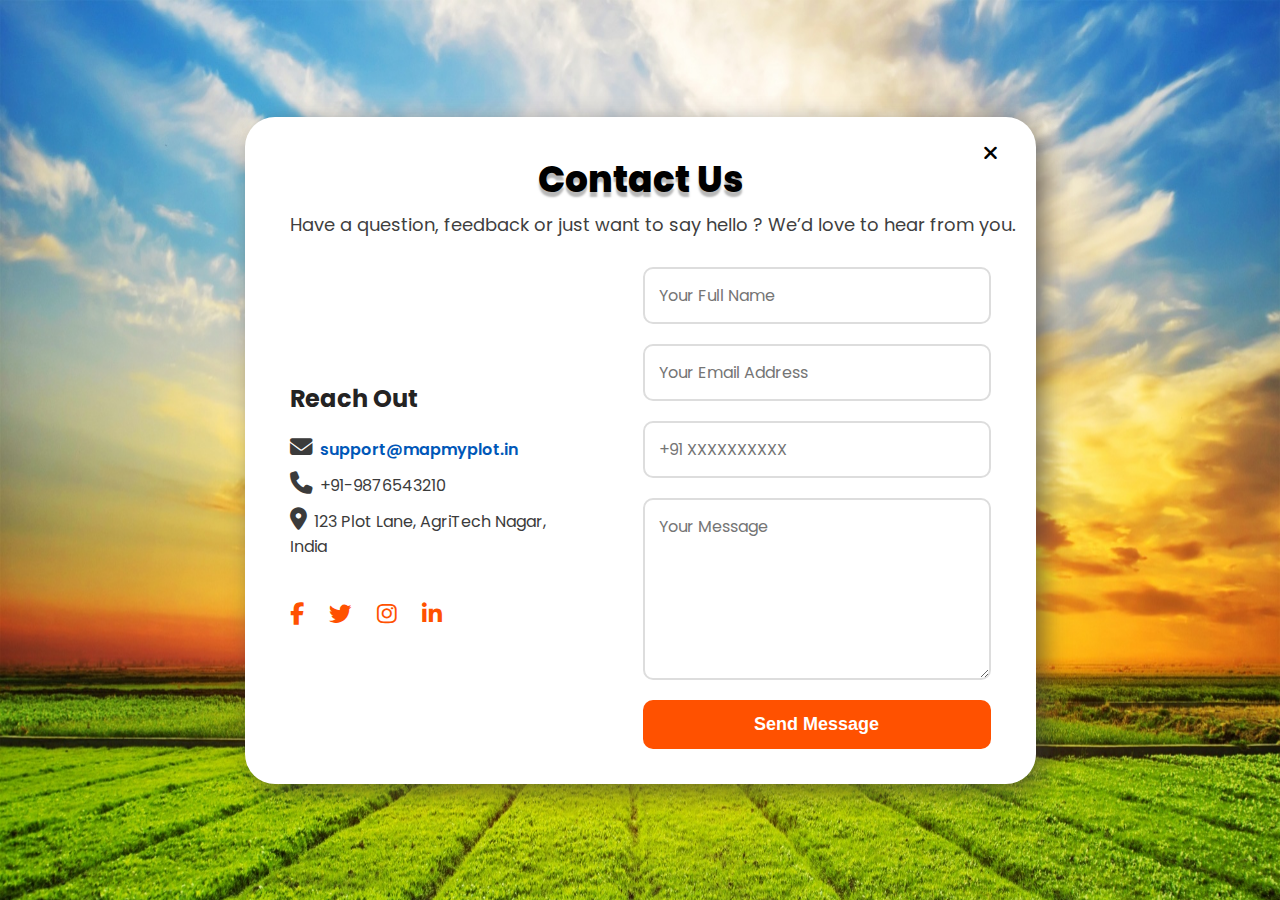
<file: contact.html>
<!DOCTYPE html>
<html lang="en">
<head>
  <meta charset="UTF-8" />
  <meta name="viewport" content="width=device-width, initial-scale=1.0"/>
  <title>Contact Us | MapMyPlot</title>
  <link rel="stylesheet" href="contact.css" />
  <link href="https://fonts.googleapis.com/css2?family=Poppins:wght@400;600;700&display=swap" rel="stylesheet" />
  <link rel="stylesheet" href="https://cdnjs.cloudflare.com/ajax/libs/font-awesome/6.5.0/css/all.min.css">
</head>

<body class="contact-body">
  <section class="contact-wrapper">
    <!-- Close Button -->
    <a class="cross" href="index.html"><i class="fa-solid fa-xmark"></i></a>

    <div class="contact-heading">
      <h1>Contact Us</h1>
      <p>Have a question, feedback or just want to say hello ? We’d love to hear from you.</p>
    </div>

    <div class="contact-container">
      <!-- Left Side: Info -->
      <div class="contact-info">
        <h2>Reach Out</h2>
        <p><i class="fas fa-envelope"></i> <a href="mailto:support@mapmyplot.in">support@mapmyplot.in</a></p>
        <p><i class="fa-solid fa-phone"></i> +91-9876543210</p>
        <p><i class="fas fa-map-marker-alt"></i> 123 Plot Lane, AgriTech Nagar, India</p>

        <div class="contact-socials">
        <a href="#"><i class="fab fa-facebook-f"></i></a>
        <a href="#"><i class="fab fa-twitter"></i></a>
        <a href="#"><i class="fab fa-instagram"></i></a>
        <a href="#"><i class="fab fa-linkedin-in"></i></a>
        </div>
      </div>


      <!-- Right Side: Form -->
      <form class="contact-form" action="#" method="post">
        <input type="text" name="name" placeholder="Your Full Name" pattern="^[A-Za-z\s]{1,40}$" required />
        <input type="email" name="email" placeholder="Your Email Address" pattern="^^[a-zA-Z0-9._%+-]+@[a-zA-Z0-9.-]+\.[a-zA-Z]{2,}$$" required />
        <input type="tel" name="phone" placeholder="+91 XXXXXXXXXX" pattern="^\+\d{1,4}\s\d{10}$" required/>
        <textarea name="message" rows="6" placeholder="Your Message" required></textarea>
        <button type="submit">Send Message</button>
      </form>
    </div>
  </section>
</body>
</html>
</file>
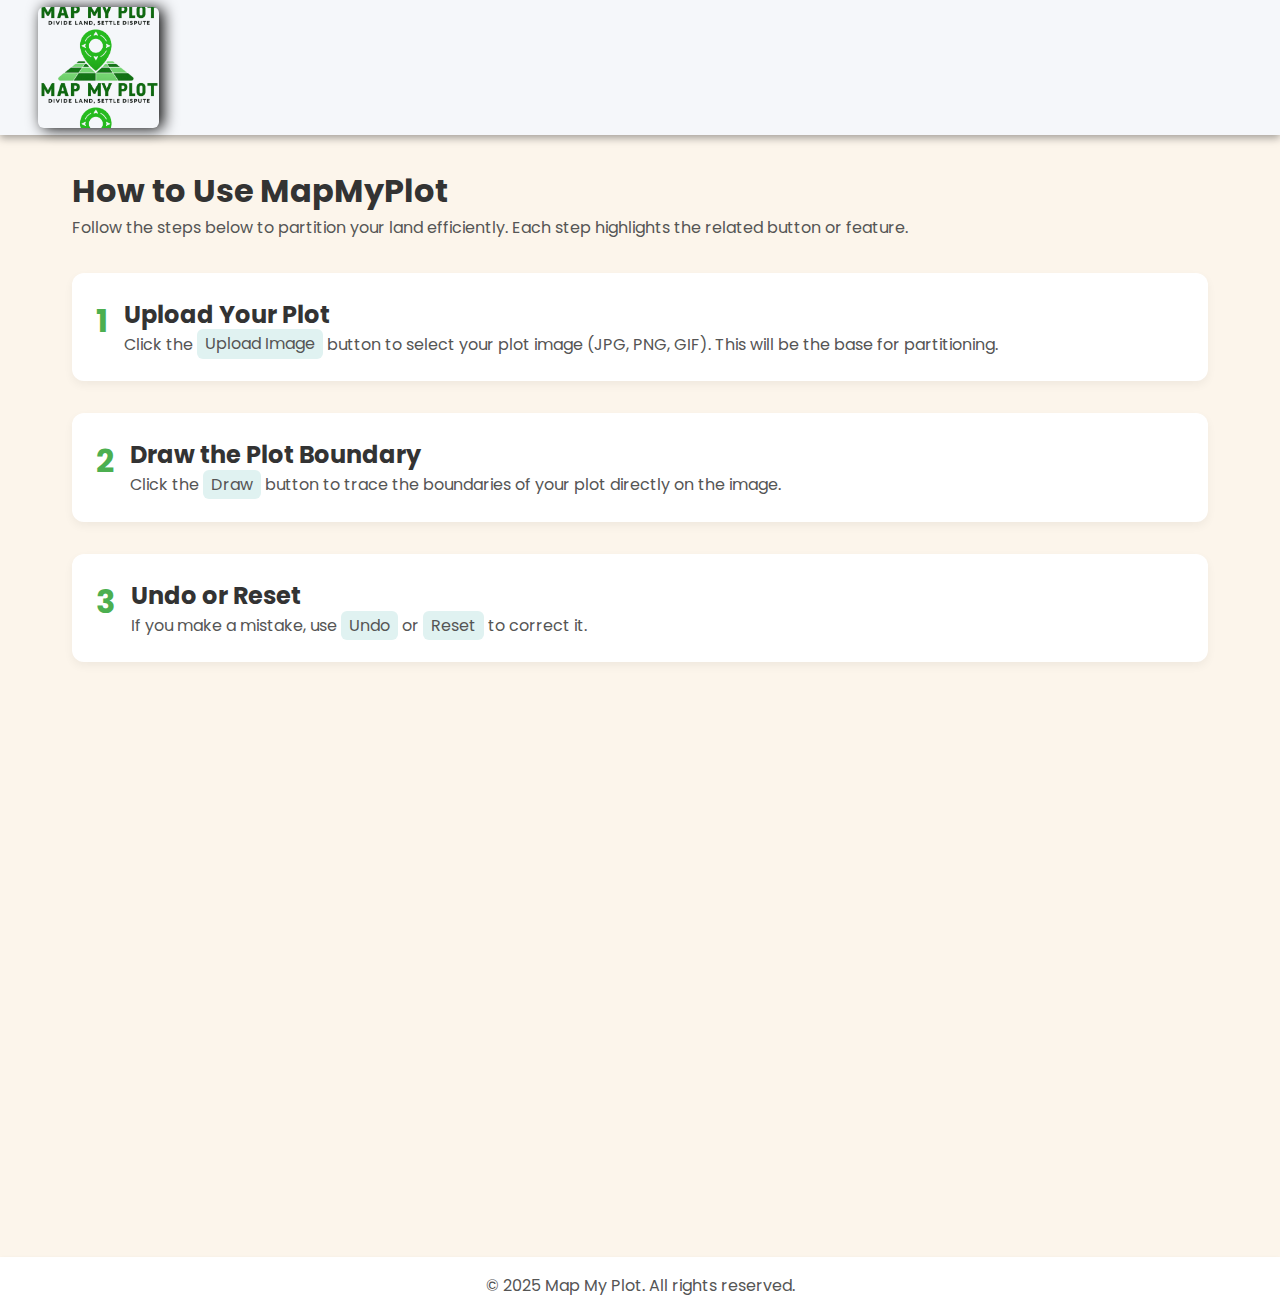
<file: how-to-use.html>
<!DOCTYPE html>
<html lang="en">
<head>
  <meta charset="UTF-8" />
  <meta name="viewport" content="width=device-width, initial-scale=1.0" />
  <title>How To Use | MapMyPlot</title>
  <link rel="stylesheet" href="how-to-use.css" />
  <link rel="stylesheet" href="https://cdnjs.cloudflare.com/ajax/libs/font-awesome/6.5.0/css/all.min.css">
  <link href="https://fonts.googleapis.com/css2?family=Poppins:wght@400;600;700&display=swap" rel="stylesheet">
</head>
<body>

  <header>
  <a href="index.html" class="logo-container"></a>
</header>


<main>
  <h1>How to Use MapMyPlot</h1>
  <p>Follow the steps below to partition your land efficiently. Each step highlights the related button or feature.</p>

  <div class="interactive-steps">
    <!-- Step template -->
    <div class="step" data-step="1">
      <div class="step-number">1</div>
      <div class="step-content">
        <h2>Upload Your Plot</h2>
        <p>Click the <span class="highlight-btn" data-target="#uploadBtn">Upload Image</span> button to select your plot image (JPG, PNG, GIF). This will be the base for partitioning.</p>
      </div>
    </div>

    <div class="step" data-step="2">
      <div class="step-number">2</div>
      <div class="step-content">
        <h2>Draw the Plot Boundary</h2>
        <p>Click the <span class="highlight-btn" data-target="#drawBtn">Draw</span> button to trace the boundaries of your plot directly on the image.</p>
      </div>
    </div>

    <div class="step" data-step="3">
      <div class="step-number">3</div>
      <div class="step-content">
        <h2>Undo or Reset</h2>
        <p>If you make a mistake, use <span class="highlight-btn" data-target="#undoBtn">Undo</span> or <span class="highlight-btn" data-target="#resetBtn">Reset</span> to correct it.</p>
      </div>
    </div>

    <div class="step" data-step="4">
      <div class="step-number">4</div>
      <div class="step-content">
        <h2>Set Plot Parameters</h2>
        <p>Enter the <strong>number of partitions</strong>, <strong>reference side length</strong>, and <strong>units</strong> in the control panel to calculate the scale.</p>
      </div>
    </div>

    <div class="step" data-step="5">
      <div class="step-number">5</div>
      <div class="step-content">
        <h2>Generate Partitions</h2>
        <p>Click the <span class="highlight-btn" data-target="#generateBtn">Generate Partition</span> button to create subplots instantly.</p>
      </div>
    </div>

    <div class="step" data-step="6">
      <div class="step-number">6</div>
      <div class="step-content">
        <h2>Check Area Results</h2>
        <p>The <span class="highlight-btn" data-target=".results-panel">Area Results</span> panel shows total area and area of each partition automatically.</p>
      </div>
    </div>

    <div class="step" data-step="7">
      <div class="step-number">7</div>
      <div class="step-content">
        <h2>Export Your Partition</h2>
        <p>Click the <span class="highlight-btn" data-target="#exportBtn">Export</span> button to save your partitioned plot.</p>
      </div>
    </div>
  </div>
</main>

<footer>
  <p>© 2025 Map My Plot. All rights reserved.</p>
</footer>

<script src="how-to-use.js"></script>
</body>
</html>
</file>
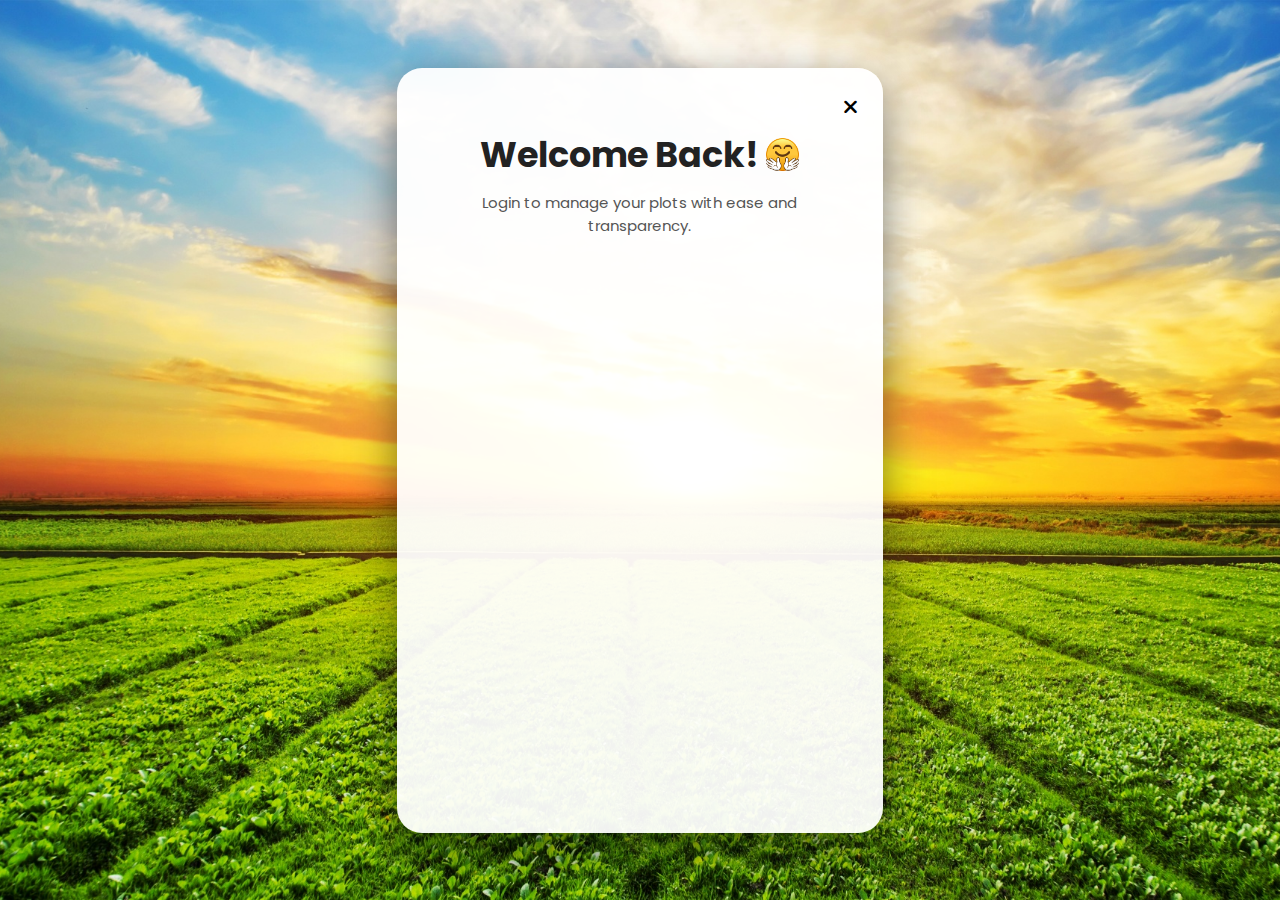
<file: login.html>
<!DOCTYPE html>
<html lang="en">
<head>
  <meta charset="utf-8" />
  <meta name="viewport" content="width=device-width, initial-scale=1" />
  <title>Login | MapMyPlot</title>
  <link rel="stylesheet" href="login.css" />
  <link rel="icon" href="./assets/logo.png" type="image/x-icon" />
  <link href="https://fonts.googleapis.com/css2?family=Poppins:wght@500;700&display=swap" rel="stylesheet" />
  <link rel="stylesheet" href="https://cdnjs.cloudflare.com/ajax/libs/font-awesome/6.5.0/css/all.min.css" />
</head>

<body class="login-body">
  <section class="login-card">
    <!-- Close Button -->
    <a class="cross" href="index.html"><i class="fa-solid fa-xmark"></i></a>
     
    <!-- Welcome Text -->
    <h1 class="login-title">
      Welcome Back! <img src="./assets/welcome-back-emoji.png" alt="Welcome Emoji">
    </h1>
    <p class="login-subtitle">Login to manage your plots with ease and transparency.</p>

    <!-- Login Form -->
    <form class="login-form" action="" method="post">
      <div class="input-group delay1">
        <i class="fa-solid fa-envelope"></i>
        <input type="email" name="email" placeholder="Email Address" required />
      </div>

      <div class="input-group delay2">
        <i class="fa-solid fa-lock"></i>
        <input type="password" name="password" placeholder="Password" required />
      </div>

      <div class="options-row delay3">
        <label class="remember">
          <input type="checkbox" /> <span>Remember me</span>
        </label>
        <a href="#" class="forgot-link">Forgot Password?</a>
      </div>

      <button type="submit" class="primary-btn delay4">Login</button>

      <p class="signup-text delay5">
        Don’t have an account? <a href="#">Sign Up</a>
      </p>
    </form>
  </section>
  <script src="login.js"></script>
</body>
</html>
</file>
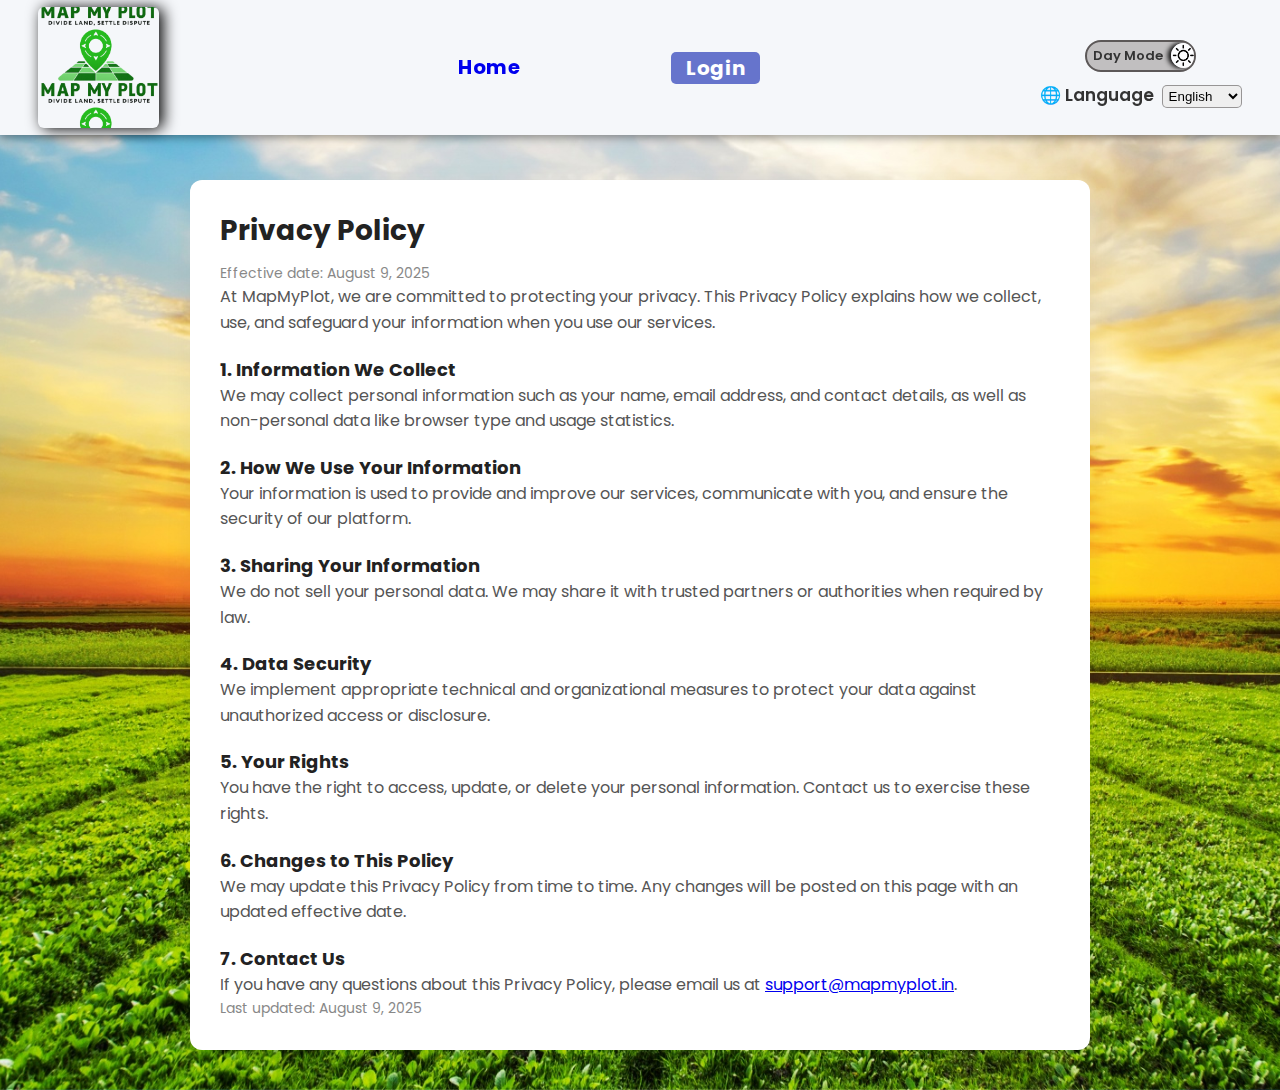
<file: privacy-policy.html>
<!doctype html>
<html lang="en">
<head>
  <meta charset="utf-8" />
  <meta name="viewport" content="width=device-width, initial-scale=1" />
  <title>Privacy Policy | MapMyPlot</title>
  <link href="https://fonts.googleapis.com/css2?family=Poppins:wght@300;400;600;800&display=swap" rel="stylesheet">
  <link rel="stylesheet" href="privacy-policy.css">
 
</head>
<body>
   <header>
        <!-- Logo -->
        <a href="index.html" class="logo-container"></a>

        <!-- Navigation Links -->
        <nav class="links">
            <a href="index.html" >Home</a>
            <!-- <a href="#features" >Features</a>
            <a href="#about" >About</a>
            <a href="contact.html" >Contact</a> -->
            <a href="login.html" class="login-button">Login</a>
        </nav>
     
        <!-- Right-side: Theme Toggle and Language Selector -->
        <div class="right">
        <!-- Theme Toggle -->
         <div class="toggle-wrapper">
            <input type="checkbox" id="toggle-checkbox"/>
            <label for="toggle-checkbox" class="toggle-label">
                <span class="day-mode-text">Day Mode</span>
                <div class="toggle-image"></div>
                <span class="night-mode-text">Night Mode</span>
            </label>
         </div>

            <!-- Language Selector -->
            <div class="language-selector">
                <label for="language">🌐 Language</label>
                <select id="language">
                    <option value="en">English</option>
                    <option value="hi">हिन्दी</option>
                    <option value="pa">ਪੰਜਾਬੀ</option>
                    <option value="mr">मराठी</option>
                </select>
            </div>
        </div>
    </header>
  <main>
    <h1>Privacy Policy</h1>
    <p class="muted">Effective date: August 9, 2025</p>
    <p>At MapMyPlot, we are committed to protecting your privacy. This Privacy Policy explains how we collect, use, and safeguard your information when you use our services.</p>

    <h4>1. Information We Collect</h4>
    <p>We may collect personal information such as your name, email address, and contact details, as well as non-personal data like browser type and usage statistics.</p>

    <h4>2. How We Use Your Information</h4>
    <p>Your information is used to provide and improve our services, communicate with you, and ensure the security of our platform.</p>

    <h4>3. Sharing Your Information</h4>
    <p>We do not sell your personal data. We may share it with trusted partners or authorities when required by law.</p>

    <h4>4. Data Security</h4>
    <p>We implement appropriate technical and organizational measures to protect your data against unauthorized access or disclosure.</p>

    <h4>5. Your Rights</h4>
    <p>You have the right to access, update, or delete your personal information. Contact us to exercise these rights.</p>

    <h4>6. Changes to This Policy</h4>
    <p>We may update this Privacy Policy from time to time. Any changes will be posted on this page with an updated effective date.</p>

    <h4>7. Contact Us</h4>
    <p>If you have any questions about this Privacy Policy, please email us at <a href="mailto:support@mapmyplot.in">support@mapmyplot.in</a>.</p>

    <p class="muted">Last updated: August 9, 2025</p>
  </main>
</body>
</html>
</file>
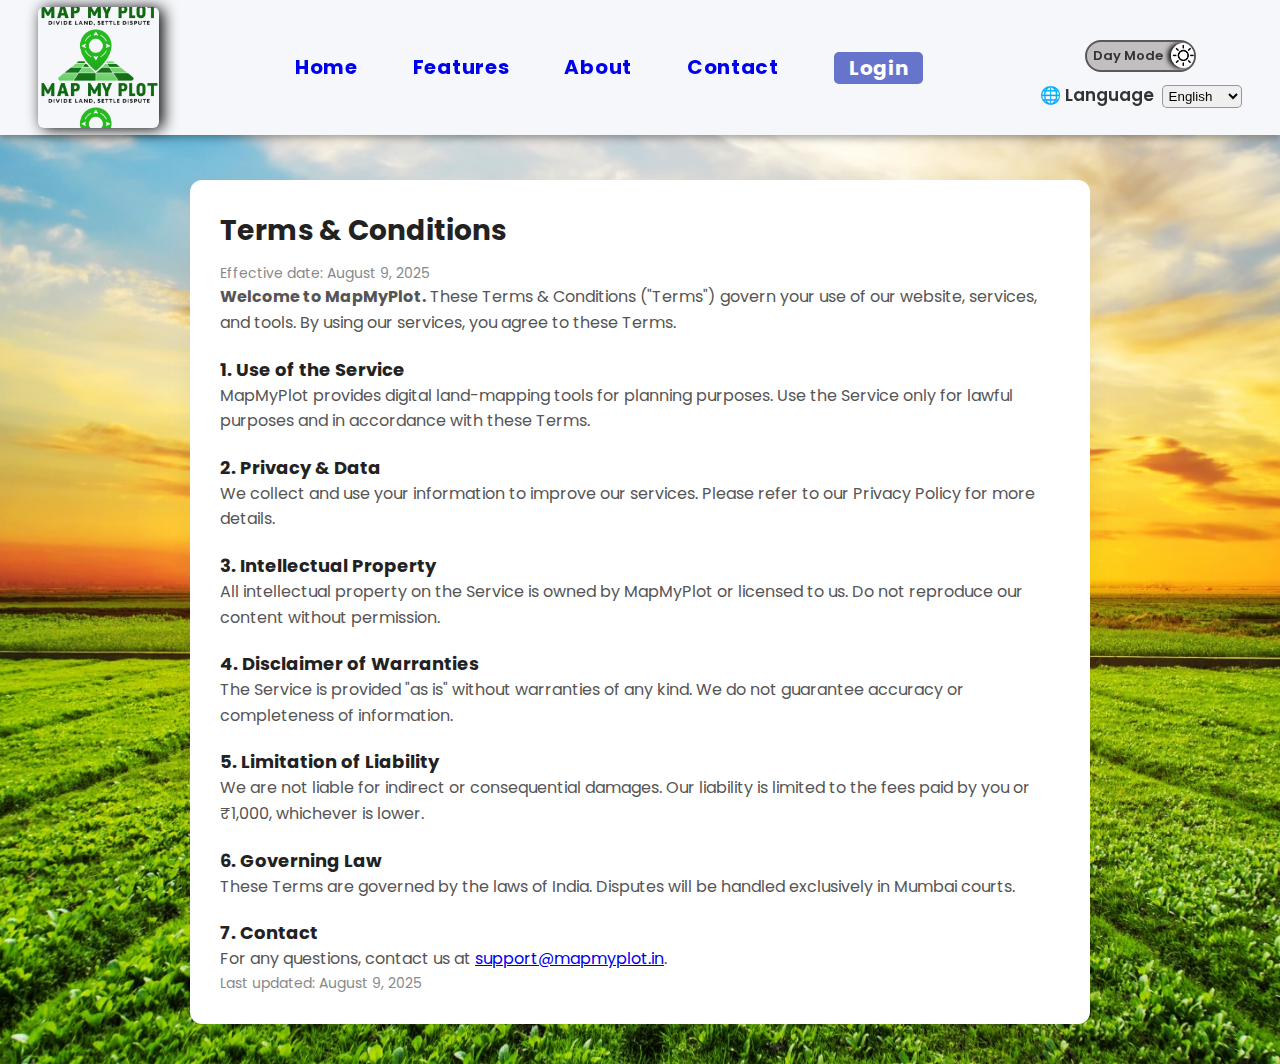
<file: terms-condition.html>
<!doctype html>
<html lang="en">
<head>
  <meta charset="utf-8" />
  <meta name="viewport" content="width=device-width, initial-scale=1" />
  <title>Terms & Conditions | MapMyPlot</title>
  <link rel="stylesheet" href="terms-condition.css">
  <link href="https://fonts.googleapis.com/css2?family=Poppins:wght@300;400;600;800&display=swap" rel="stylesheet">
  
</head>
<body>
  <header>
        <!-- Logo -->
        <a href="index.html" class="logo-container"></a>

        <!-- Navigation Links -->
        <nav class="links">
            <a href="index.html" >Home</a>
            <a href="#features" >Features</a>
            <a href="#about" >About</a>
            <a href="contact.html" >Contact</a>
            <a href="login.html" class="login-button">Login</a>
        </nav>
     
        <!-- Right-side: Theme Toggle and Language Selector -->
        <div class="right">
        <!-- Theme Toggle -->
         <div class="toggle-wrapper">
            <input type="checkbox" id="toggle-checkbox"/>
            <label for="toggle-checkbox" class="toggle-label">
                <span class="day-mode-text">Day Mode</span>
                <div class="toggle-image"></div>
                <span class="night-mode-text">Night Mode</span>
            </label>
         </div>

            <!-- Language Selector -->
            <div class="language-selector">
                <label for="language">🌐 Language</label>
                <select id="language">
                    <option value="en">English</option>
                    <option value="hi">हिन्दी</option>
                    <option value="pa">ਪੰਜਾਬੀ</option>
                    <option value="mr">मराठी</option>
                </select>
            </div>
        </div>
    </header>
  <main>
    <h1>Terms & Conditions</h1>
    <p class="muted">Effective date: August 9, 2025</p>
    <p><strong>Welcome to MapMyPlot.</strong> These Terms & Conditions ("Terms") govern your use of our website, services, and tools. By using our services, you agree to these Terms.</p>

    <h4>1. Use of the Service</h4>
    <p>MapMyPlot provides digital land-mapping tools for planning purposes. Use the Service only for lawful purposes and in accordance with these Terms.</p>

    <h4>2. Privacy & Data</h4>
    <p>We collect and use your information to improve our services. Please refer to our Privacy Policy for more details.</p>

    <h4>3. Intellectual Property</h4>
    <p>All intellectual property on the Service is owned by MapMyPlot or licensed to us. Do not reproduce our content without permission.</p>

    <h4>4. Disclaimer of Warranties</h4>
    <p>The Service is provided "as is" without warranties of any kind. We do not guarantee accuracy or completeness of information.</p>

    <h4>5. Limitation of Liability</h4>
    <p>We are not liable for indirect or consequential damages. Our liability is limited to the fees paid by you or ₹1,000, whichever is lower.</p>

    <h4>6. Governing Law</h4>
    <p>These Terms are governed by the laws of India. Disputes will be handled exclusively in Mumbai courts.</p>

    <h4>7. Contact</h4>
    <p>For any questions, contact us at <a href="mailto:support@mapmyplot.in">support@mapmyplot.in</a>.</p>

    <p class="muted">Last updated: August 9, 2025</p>
  </main>
</body>
</html>
</file>
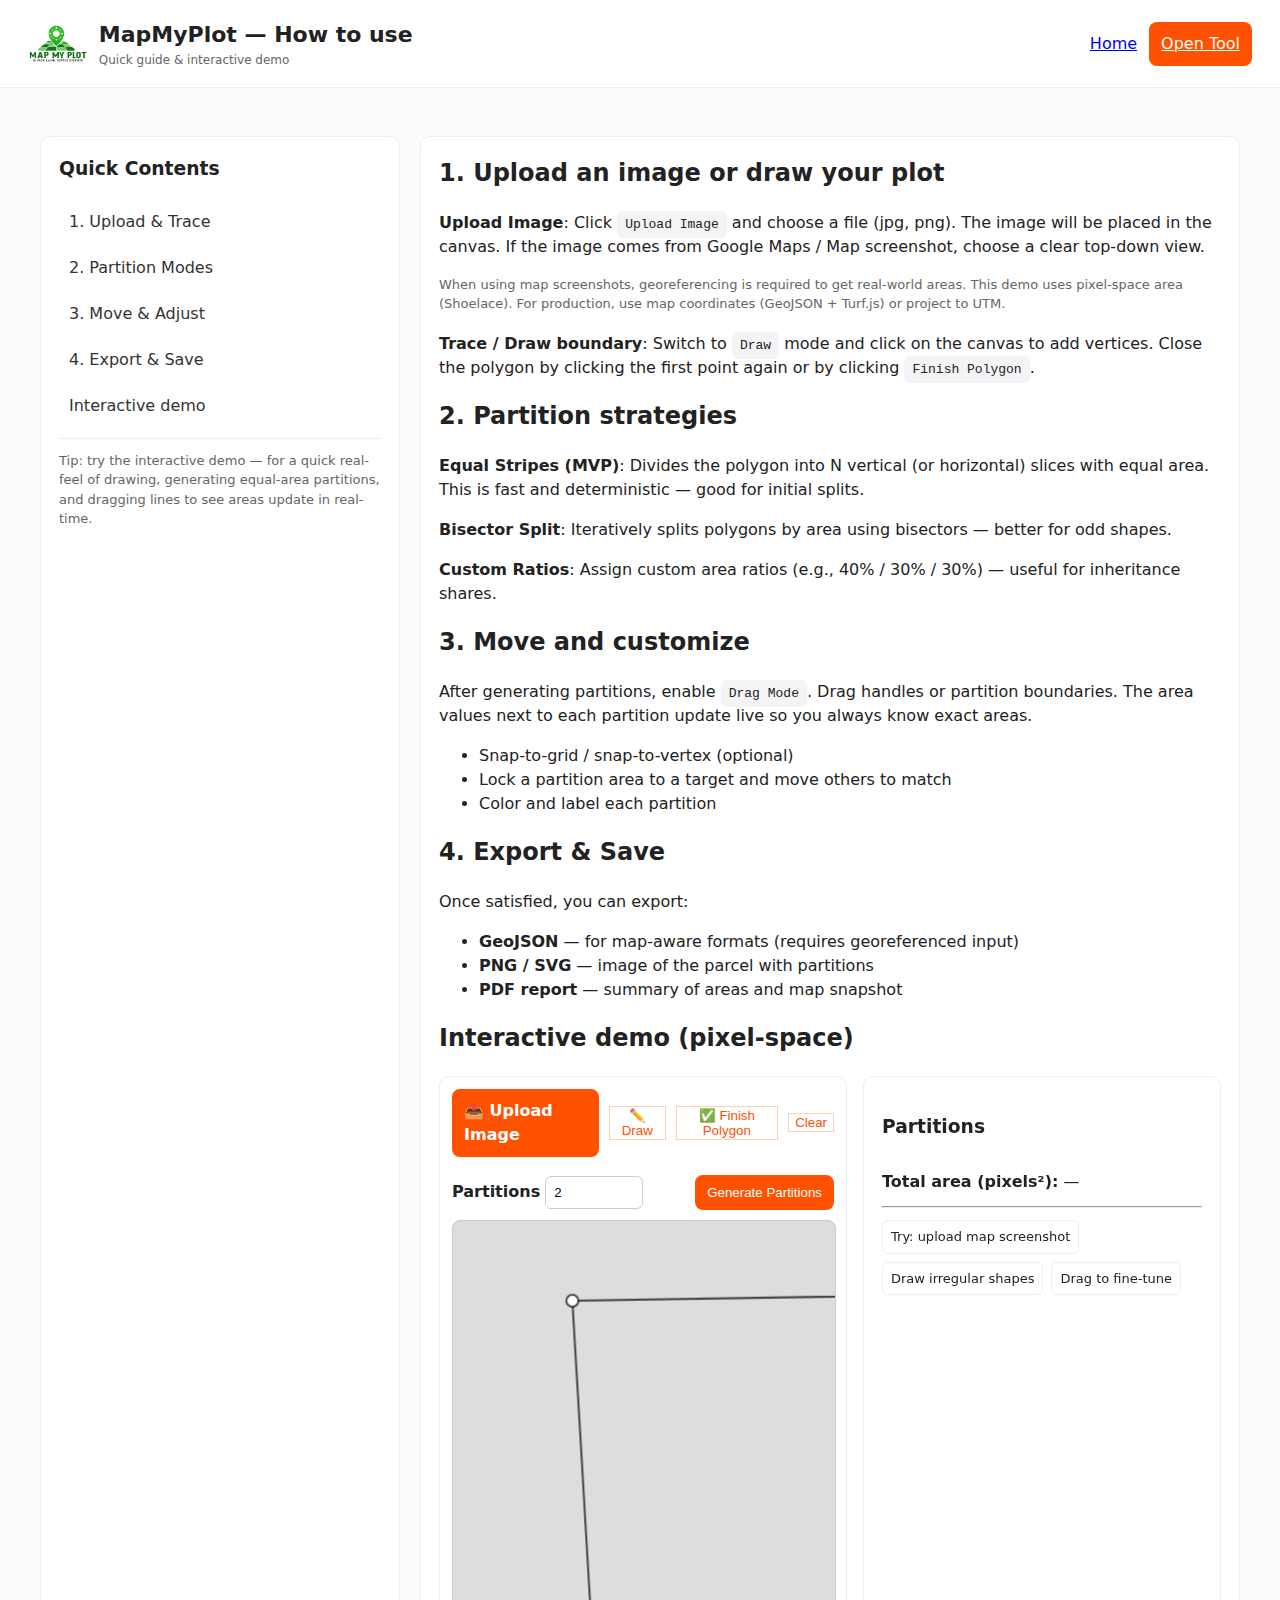
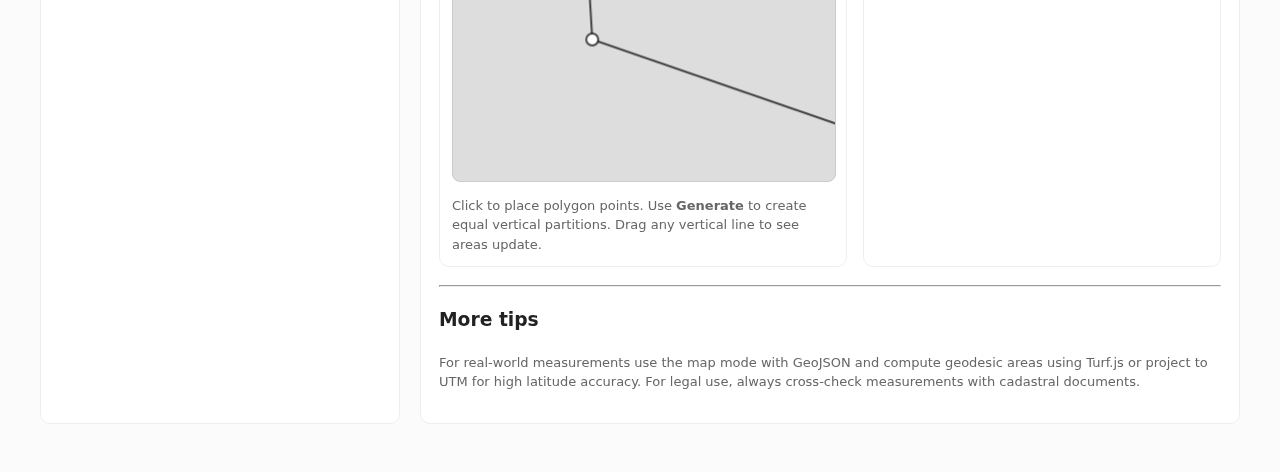
<file: Frontend/how-to-use.html>
<!doctype html>
<html lang="en">
<head>
  <meta charset="utf-8" />
  <meta name="viewport" content="width=device-width,initial-scale=1" />
  <title>How to Use — MapMyPlot</title>
  <style>
    :root{--accent:#ff5100;--muted:#666}
    body{font-family:Inter, Poppins, system-ui, Arial;line-height:1.5;color:#222;margin:0;background:#fbfbfc}
    header{display:flex;align-items:center;justify-content:space-between;padding:18px 28px;background:#fff;border-bottom:1px solid #eee}
    .logo{display:flex;align-items:center;gap:12px}
    .logo img{height:38px}
    h1{font-size:22px;margin:0}
    main{max-width:1200px;margin:28px auto;padding:20px}
    .layout{display:grid;grid-template-columns:360px 1fr;gap:20px}
    .panel{background:#fff;border-radius:10px;padding:18px;border:1px solid #eee}
    .toc h3{margin-top:0}
    .toc a{display:block;padding:8px 10px;border-radius:6px;color:#333;text-decoration:none;margin-bottom:6px}
    .toc a:hover{background:#fbf0ea}
    .content h2{margin-top:0}
    .step{margin-bottom:18px}
    .kbd{background:#f4f4f6;padding:6px 8px;border-radius:6px;font-family:monospace;font-size:13px}
    /* Demo canvas area */
    .demo-wrap{display:flex;gap:16px}
    #uploader{display:flex;gap:10px;align-items:center}
    #fileInput{display:none}
    .btn{background:var(--accent);color:#fff;padding:10px 12px;border-radius:8px;border:none;cursor:pointer}
    .secondary{background:#fff;color:var(--accent);border:1px solid #ffd0b8}
    .canvas-card{flex:1;display:flex;flex-direction:column;gap:10px}
    #canvas{background:#ddd;width:100%;height:560px;border-radius:8px;border:1px solid #ccc;cursor:crosshair}
    .controls{display:flex;gap:10px;align-items:center}
    label{font-weight:600}
    input[type=number]{width:80px;padding:8px;border-radius:6px;border:1px solid #ccc}
    .areas{max-height:220px;overflow:auto}
    .area-row{display:flex;justify-content:space-between;padding:6px 8px;border-radius:6px;background:#fafafa;margin-bottom:6px}
    .legend{display:flex;gap:8px;flex-wrap:wrap}
    .legend .chip{padding:6px 8px;border-radius:6px;background:#fff;border:1px solid #eee;font-size:13px}
    .note{font-size:13px;color:var(--muted)}
    /* small responsive */
    @media(max-width:920px){.layout{grid-template-columns:1fr;}.canvas-card{order:2}}
  </style>
</head>
<body>
  <header>
    <div class="logo"><img src="./assets/logo.png" alt="logo"><div><h1>MapMyPlot — How to use</h1><div style="font-size:12px;color:#666">Quick guide & interactive demo</div></div></div>
    <nav style="display:flex;gap:12px;align-items:center">
      <a href="index.html">Home</a>
      <a href="plot.html" class="btn">Open Tool</a>
    </nav>
  </header>

  <main>
    <div class="layout">
      <aside class="panel toc">
        <h3>Quick Contents</h3>
        <a href="#upload">1. Upload & Trace</a>
        <a href="#partition">2. Partition Modes</a>
        <a href="#adjust">3. Move & Adjust</a>
        <a href="#export">4. Export & Save</a>
        <a href="#demo">Interactive demo</a>
        <hr style="margin:12px 0;border:none;border-top:1px solid #eee">
        <div class="note">Tip: try the interactive demo — for a quick real-feel of drawing, generating equal-area partitions, and dragging lines to see areas update in real-time.</div>
      </aside>

      <section class="panel content">
        <h2 id="upload">1. Upload an image or draw your plot</h2>
        <div class="step">
          <p><strong>Upload Image</strong>: Click <span class="kbd">Upload Image</span> and choose a file (jpg, png). The image will be placed in the canvas. If the image comes from Google Maps / Map screenshot, choose a clear top-down view.</p>
          <p class="note">When using map screenshots, georeferencing is required to get real-world areas. This demo uses pixel-space area (Shoelace). For production, use map coordinates (GeoJSON + Turf.js) or project to UTM.</p>
        </div>

        <div class="step">
          <p><strong>Trace / Draw boundary</strong>: Switch to <span class="kbd">Draw</span> mode and click on the canvas to add vertices. Close the polygon by clicking the first point again or by clicking <span class="kbd">Finish Polygon</span>.</p>
        </div>

        <h2 id="partition">2. Partition strategies</h2>
        <div class="step">
          <p><strong>Equal Stripes (MVP)</strong>: Divides the polygon into N vertical (or horizontal) slices with equal area. This is fast and deterministic — good for initial splits.</p>
          <p><strong>Bisector Split</strong>: Iteratively splits polygons by area using bisectors — better for odd shapes.</p>
          <p><strong>Custom Ratios</strong>: Assign custom area ratios (e.g., 40% / 30% / 30%) — useful for inheritance shares.</p>
        </div>

        <h2 id="adjust">3. Move and customize</h2>
        <div class="step">
          <p>After generating partitions, enable <span class="kbd">Drag Mode</span>. Drag handles or partition boundaries. The area values next to each partition update live so you always know exact areas.</p>
          <ul>
            <li>Snap-to-grid / snap-to-vertex (optional)</li>
            <li>Lock a partition area to a target and move others to match</li>
            <li>Color and label each partition</li>
          </ul>
        </div>

        <h2 id="export">4. Export & Save</h2>
        <div class="step">
          <p>Once satisfied, you can export:</p>
          <ul>
            <li><strong>GeoJSON</strong> — for map-aware formats (requires georeferenced input)</li>
            <li><strong>PNG / SVG</strong> — image of the parcel with partitions</li>
            <li><strong>PDF report</strong> — summary of areas and map snapshot</li>
          </ul>
        </div>

        <h2 id="demo">Interactive demo (pixel-space)</h2>
        <div class="step demo-wrap">
          <div class="canvas-card panel" style="padding:12px">
            <div id="uploader">
              <label class="btn" for="fileInput">📤 Upload Image</label>
              <input id="fileInput" type="file" accept="image/*">
              <button id="drawBtn" class="secondary">✏️ Draw</button>
              <button id="finishBtn" class="secondary">✅ Finish Polygon</button>
              <button id="clearBtn" class="secondary">Clear</button>
            </div>
            <div style="display:flex;justify-content:space-between;align-items:center;margin-top:8px" class="controls">
              <div><label>Partitions</label> <input id="parts" type="number" min="1" value="2"></div>
              <div><button id="genBtn" class="btn">Generate Partitions</button></div>
            </div>
            <canvas id="canvas"></canvas>
            <div style="font-size:13px;color:#666;margin-top:4px">Click to place polygon points. Use <strong>Generate</strong> to create equal vertical partitions. Drag any vertical line to see areas update.</div>
          </div>

          <aside class="panel" style="width:320px">
            <h3>Partitions</h3>
            <div class="areas" id="areas"></div>
            <div style="margin-top:10px"><strong>Total area (pixels²):</strong> <span id="totalArea">—</span></div>
            <hr style="margin:12px 0">
            <div class="legend"><div class="chip">Try: upload map screenshot</div><div class="chip">Draw irregular shapes</div><div class="chip">Drag to fine-tune</div></div>
          </aside>
        </div>

        <hr style="margin:18px 0">
        <h3>More tips</h3>
        <p class="note">For real-world measurements use the map mode with GeoJSON and compute geodesic areas using Turf.js or project to UTM for high latitude accuracy. For legal use, always cross-check measurements with cadastral documents.</p>
      </section>
    </div>
  </main>

  <script>
    /* Minimal interactive demo: draw polygon on canvas, generate equal vertical partitions, allow dragging vertical cuts and compute area (shoelace) for each clipped polygon. This is pixel-space demo — not georeferenced. */
    const canvas = document.getElementById('canvas');
    const ctx = canvas.getContext('2d');
    const fileInput = document.getElementById('fileInput');
    const drawBtn = document.getElementById('drawBtn');
    const finishBtn = document.getElementById('finishBtn');
    const clearBtn = document.getElementById('clearBtn');
    const genBtn = document.getElementById('genBtn');
    const partsInput = document.getElementById('parts');
    const areasEl = document.getElementById('areas');
    const totalAreaEl = document.getElementById('totalArea');

    let W = 900, H = 560; // default canvas size
    function resizeCanvas(){
      const rect = canvas.getBoundingClientRect();
      canvas.width = rect.width || W;
      canvas.height = rect.height || H;
    }
    // set initial size
    canvas.style.width = '100%';
    canvas.style.height = H + 'px';
    resizeCanvas();
    window.addEventListener('resize', ()=>{resizeCanvas(); drawAll();});

    // state
    let image = null;
    let drawing = false;
    let polygon = [];
    let partitions = []; // array of x positions for vertical cuts (n-1 cuts for n parts)
    let dragging = {index:-1, offsetX:0};

    // helpers
    function clearState(){ polygon=[]; partitions=[]; dragging={index:-1,offsetX:0}; updateAreas(); drawAll(); }

    // shoelace area
    function polygonArea(pts){
      if(!pts || pts.length<3) return 0;
      let a=0; for(let i=0;i<pts.length;i++){let j=(i+1)%pts.length; a+= pts[i].x*pts[j].y - pts[j].x*pts[i].y; } return Math.abs(a)/2;
    }

    // Sutherland–Hodgman polygon clipping against rectangle [xmin, ymin, xmax, ymax]
    function clipPolygon(subject, rect){
      if(!subject || subject.length===0) return [];
      let [xmin,ymin,xmax,ymax] = rect;
      let output = subject;
      // helper for each edge
      function clipEdge(input, edge){
        if(input.length===0) return [];
        const out = [];
        for(let i=0;i<input.length;i++){
          const curr = input[i];
          const prev = input[(i-1+input.length)%input.length];
          const insideCurr = edge.inside(curr);
          const insidePrev = edge.inside(prev);
          if(insideCurr){
            if(!insidePrev){ // entering: add intersection
              const ip = edge.intersect(prev,curr);
              if(ip) out.push(ip);
            }
            out.push(curr);
          } else if(insidePrev){ // exiting: add intersection
            const ip = edge.intersect(prev,curr);
            if(ip) out.push(ip);
          }
        }
        return out;
      }
      // define edges: left, right, top, bottom
      const edges = [
        {inside: p=> p.x>=xmin, intersect: (a,b)=> intersectSegWithX(a,b,xmin)},
        {inside: p=> p.x<=xmax, intersect: (a,b)=> intersectSegWithX(a,b,xmax)},
        {inside: p=> p.y>=ymin, intersect: (a,b)=> intersectSegWithY(a,b,ymin)},
        {inside: p=> p.y<=ymax, intersect: (a,b)=> intersectSegWithY(a,b,ymax)},
      ];
      for(const e of edges) output = clipEdge(output,e);
      return output;
    }
    function intersectSegWithX(a,b,x){
      const dx = b.x-a.x; if(Math.abs(dx)<1e-9) return null; const t = (x - a.x)/dx; if(t< -1e-9 || t>1+1e-9) return null; return {x:x, y: a.y + t*(b.y-a.y)};
    }
    function intersectSegWithY(a,b,y){
      const dy = b.y-a.y; if(Math.abs(dy)<1e-9) return null; const t = (y - a.y)/dy; if(t< -1e-9 || t>1+1e-9) return null; return {x: a.x + t*(b.x-a.x), y:y};
    }

    // draw
    function drawAll(){
      ctx.clearRect(0,0,canvas.width,canvas.height);
      if(image) ctx.drawImage(image,0,0,canvas.width,canvas.height);
      // polygon
      ctx.lineWidth=2; ctx.strokeStyle='rgba(0,0,0,0.7)'; ctx.fillStyle='rgba(255,255,255,0.0)';
      if(polygon.length){
        ctx.beginPath(); ctx.moveTo(polygon[0].x,polygon[0].y); for(let i=1;i<polygon.length;i++) ctx.lineTo(polygon[i].x,polygon[i].y); ctx.closePath(); ctx.stroke();
        // vertices
        for(const p of polygon){ ctx.fillStyle='#fff'; ctx.beginPath(); ctx.arc(p.x,p.y,6,0,2*Math.PI); ctx.fill(); ctx.stroke(); }
      }
      // partitions
      if(partitions && partitions.length){
        // draw each partition fill
        const n = partitions.length+1;
        const colors = generateColors(n);
        for(let i=0;i<n;i++){
          const x0 = (i===0?0:partitions[i-1]);
          const x1 = (i===n-1?canvas.width:partitions[i]);
          const clipped = clipPolygon(polygon, [x0,0,x1,canvas.height]);
          if(clipped.length){ ctx.fillStyle = hexToRgba(colors[i],0.22); ctx.beginPath(); ctx.moveTo(clipped[0].x,clipped[0].y); for(let k=1;k<clipped.length;k++) ctx.lineTo(clipped[k].x,clipped[k].y); ctx.closePath(); ctx.fill(); ctx.stroke(); }
        }
        // draw vertical cut lines
        ctx.strokeStyle='rgba(0,0,0,0.8)'; ctx.lineWidth=2;
        partitions.forEach((x,i)=>{ ctx.beginPath(); ctx.moveTo(x,0); ctx.lineTo(x,canvas.height); ctx.stroke(); // handle
          ctx.fillStyle='#fff'; ctx.beginPath(); ctx.arc(x,40,10,0,2*Math.PI); ctx.fill(); ctx.stroke(); });
      }
    }

    function generateColors(n){ const palette = ['#FF8A80','#FFD180','#FFFF8D','#CCFF90','#80D8FF','#B388FF','#FF80AB']; const out=[]; for(let i=0;i<n;i++) out.push(palette[i%palette.length]); return out; }
    function hexToRgba(hex,alpha){hex=hex.replace('#','');const r=parseInt(hex.substring(0,2),16),g=parseInt(hex.substring(2,4),16),b=parseInt(hex.substring(4,6),16);return `rgba(${r},${g},${b},${alpha})`;}

    // compute partition areas
    function computeAreas(){
      const n = (partitions.length?partitions.length+1:0);
      const areas = [];
      if(n===0) return {areas:[], total:0};
      for(let i=0;i<n;i++){
        const x0=(i===0?0:partitions[i-1]); const x1=(i===n-1?canvas.width:partitions[i]);
        const clipped = clipPolygon(polygon, [x0,0,x1,canvas.height]);
        areas.push(polygonArea(clipped));
      }
      const total = areas.reduce((a,b)=>a+b,0);
      return {areas,total};
    }

    function updateAreas(){ areasEl.innerHTML=''; const res = computeAreas(); totalAreaEl.textContent = Math.round(res.total);
      res.areas.forEach((a,i)=>{ const div = document.createElement('div'); div.className='area-row'; div.innerHTML=`<div>Partition ${i+1}</div><div>${Math.round(a)} px²</div>`; areasEl.appendChild(div); }); }

    // events: upload
    fileInput.addEventListener('change', (ev)=>{
      const f = ev.target.files[0]; if(!f) return; const img = new Image(); const url = URL.createObjectURL(f);
      img.onload = ()=>{ image = img; drawAll(); URL.revokeObjectURL(url); };
      img.src = url;
    });

    // draw mode
    drawBtn.addEventListener('click', ()=>{ drawing = !drawing; drawBtn.textContent = drawing? '🔴 Drawing':'✏️ Draw'; canvas.style.cursor = drawing? 'crosshair':'default'; });
    finishBtn.addEventListener('click', ()=>{ drawing=false; drawBtn.textContent='✏️ Draw'; canvas.style.cursor='default'; drawAll(); });
    clearBtn.addEventListener('click', ()=>{ clearState(); image=null; fileInput.value=''; drawAll(); });

    canvas.addEventListener('click', (ev)=>{
      const rect = canvas.getBoundingClientRect(); const x = (ev.clientX - rect.left)*(canvas.width/rect.width); const y = (ev.clientY - rect.top)*(canvas.height/rect.height);
      if(drawing){ polygon.push({x,y}); drawAll(); }
    });

    // generate equal vertical partitions
    genBtn.addEventListener('click', ()=>{
      const n = Math.max(1, parseInt(partsInput.value)||1);
      if(polygon.length<3){ alert('Draw a polygon first'); return; }
      partitions = [];
      // find polygon bounding box
      let minX=Infinity, maxX=-Infinity; polygon.forEach(p=>{minX=Math.min(minX,p.x);maxX=Math.max(maxX,p.x)});
      const w = maxX-minX; for(let i=1;i<n;i++){ partitions.push(minX + w*(i/n)); }
      drawAll(); updateAreas();
    });

    // dragging logic: detect mousedown near a partition line
    canvas.addEventListener('mousedown', (ev)=>{
      const rect = canvas.getBoundingClientRect(); const mx = (ev.clientX-rect.left)*(canvas.width/rect.width);
      // find nearest partition within 12px
      let idx=-1; let dmin=12; partitions.forEach((x,i)=>{const d=Math.abs(x-mx); if(d<dmin){dmin=d; idx=i;}});
      if(idx!==-1){ dragging.index=idx; dragging.offsetX = partitions[idx]-mx; }
    });
    window.addEventListener('mousemove', (ev)=>{
      if(dragging.index===-1) return;
      const rect = canvas.getBoundingClientRect(); const mx = (ev.clientX-rect.left)*(canvas.width/rect.width);
      let newX = mx + dragging.offsetX;
      // clamp between neighbors
      const left = (dragging.index===0?0:partitions[dragging.index-1]+8);
      const right = (dragging.index===partitions.length-1?canvas.width:partitions[dragging.index+1]-8);
      newX = Math.max(left, Math.min(right, newX)); partitions[dragging.index]=newX; drawAll(); updateAreas();
    });
    window.addEventListener('mouseup', ()=>{ dragging.index=-1; });

    // initialize default polygon example
    (function seedExample(){ const w=canvas.width,h=canvas.height; polygon=[{x:120,y:80},{x:760,y:70},{x:820,y:400},{x:430,y:520},{x:140,y:420}]; drawAll(); })();
  </script>
</body>
</html>
</file>
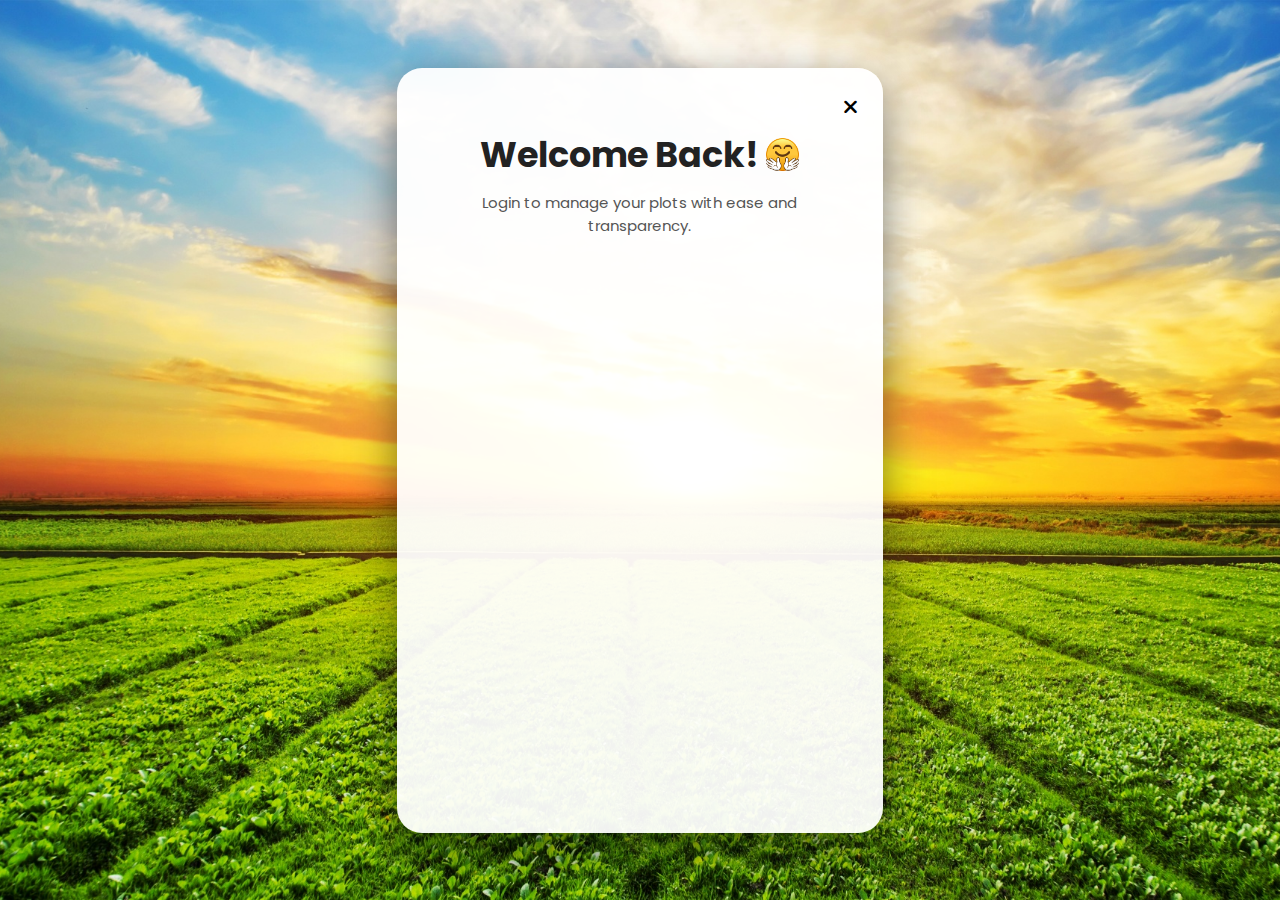
<file: Frontend/login.html>
<!DOCTYPE html>
<html lang="en">
<head>
  <meta charset="utf-8" />
  <meta name="viewport" content="width=device-width, initial-scale=1" />
  <title>Login | MapMyPlot</title>
  <link rel="stylesheet" href="login.css" />
  <link rel="icon" href="./assets/logo.png" type="image/x-icon" />
  <link href="https://fonts.googleapis.com/css2?family=Poppins:wght@500;700&display=swap" rel="stylesheet" />
  <link rel="stylesheet" href="https://cdnjs.cloudflare.com/ajax/libs/font-awesome/6.5.0/css/all.min.css" />
</head>

<body class="login-body">
  <section class="login-card">
    <!-- Close Button -->
    <a class="cross" href="index.html"><i class="fa-solid fa-xmark"></i></a>
     
    <!-- Welcome Text -->
    <h1 class="login-title">
      Welcome Back! <img src="./assets/welcome-back-emoji.png" alt="Welcome Emoji">
    </h1>
    <p class="login-subtitle">Login to manage your plots with ease and transparency.</p>

    <!-- Login Form -->
    <form class="login-form" action="#" method="post">
      <div class="input-group delay1">
        <i class="fa-solid fa-envelope"></i>
        <input type="email" name="email" placeholder="Email Address" required />
      </div>

      <div class="input-group delay2">
        <i class="fa-solid fa-lock"></i>
        <input type="password" name="password" placeholder="Password" required />
      </div>

      <div class="options-row delay3">
        <label class="remember">
          <input type="checkbox" /> <span>Remember me</span>
        </label>
        <a href="#" class="forgot-link">Forgot Password?</a>
      </div>

      <button type="submit" class="primary-btn delay4">Login</button>

      <p class="signup-text delay5">
        Don’t have an account? <a href="#">Sign Up</a>
      </p>
    </form>
  </section>
</body>
</html>
</file>
<file: contact.css>
*{
    padding: 0;
    margin: 0;
    box-sizing: border-box;
}
.contact-body {
  display: flex;
  justify-content: center;
  align-items: center;
  min-height: 100vh;
  font-family: 'Poppins', sans-serif;
  background-image: url(./assets/bg3.jpg);
  background-size: 100vw 134vh;
  animation: contact-page-topup 1.3s ease-in forwards;
  padding: 75px;
}
@keyframes contact-page-topup {
  0% {
    opacity: 0;
    transform: scale(0.5);
  }
  100% {
    opacity: 1;
    transform: scale(1);
  }
}
.contact-wrapper {
  position: relative;
  background: white;
  border-radius: 30px;
  box-shadow: 8px 8px 25px rgba(53, 52, 52, 0.61);
  padding: 35px 45px;
  width: 70%;
}
.cross{
  position: absolute;
  top: 3.5%;
  right: 4%;
  height: 26px;
  width: 26px;
  border-radius: 50%;
  background-color: white;
  display: flex;
  align-items: center;
  justify-content: center;
  text-decoration: none;
  transition: background-color 0.5s, transform 0.5s ease-out;
}
.cross i {
  font-size: 20px;
  color: black;
}
.cross:hover {
  background-color: red;
  transform: rotate(90deg);
}
.cross:hover i {
  color: white;
}
.contact-heading {
  text-align: center;
  margin-bottom: 60px;
}

.contact-heading h1 {
  font-size: 36px;
  font-weight: 800;
  color: #000000;
  text-shadow: 0px 5px 2px rgba(128, 128, 128, 0.555);
}

.contact-heading p{
  position: absolute;
  font-size: 18px;
  color: #3f3f3f;
  margin-top: 4px;
}
.contact-heading p::before{
   content: '';
   height: 2px;
   background-color: rgb(240, 96, 0);
   position: absolute;
   left: 0%;
   bottom: 0;
   width: 100%;
   opacity: 0;
   animation: line-float 2s ease  1.5s infinite alternate;
}
@keyframes line-float{
  0%{
  transform: scaleX(0);
  }
  100%{
  transform: scale(X1);
  opacity: 1;
  }
}
.contact-container {
  display: flex;
  justify-content: space-between;
  gap: 60px;
}
.contact-info {
  flex: 1;
  display: flex;
  flex-direction: column;
  justify-content: center;
  animation: slideInLeft 2s ease ;
}
@keyframes slideInLeft {
  from {
    opacity: 0;
    transform: translateX(-40px);
  }
  to {
    opacity: 1;
    transform: translateX(0);
  }
}
.contact-info h2 {
  font-size: 24px;
  color: #242323;
  margin-bottom: 20px;
}

.contact-info p{
  font-size: 16px;
  margin-bottom: 10px;
  color: #3b3b3b;
}

.contact-info a{
  color: #0057b8;
  text-decoration: none;
  font-weight: 600;
}
.contact-info a:hover {
  text-decoration: underline;
}
.contact-info i{
  font-size: 22.5px;
  margin-right: 3px;
}
.contact-socials {
  margin-top: 20px;
}
.contact-socials a {
  display: inline-block;
  font-size: 30px;
  margin-right: 18px;
  color: #ff5100;
  transition: transform 0.3s, color 0.3s;
}
.contact-socials a:hover {
  color: #222;
  transform: scale(1.2);
}

/* Contact Form */

.contact-form {
  flex: 1;
  display: flex;
  flex-direction: column;
  gap: 20px;
  animation: slideInRight 2s ease;
}

@keyframes slideInRight {
  from {
    opacity: 0;
    transform: translateX(40px);
  }
  to {
    opacity: 1;
    transform: translateX(0);
  }
}

.contact-form input,
.contact-form textarea {
  padding: 14px;
  border-radius: 10px;
  border: 2px solid #ddd;
  font-size: 16px;
  transition: border-color 0.3s, box-shadow 0.3s;
  font-family: 'Poppins', sans-serif;
}

.contact-form input:focus,
.contact-form textarea:focus {
  border-color: #15ff00;
  box-shadow: 0 0 10px rgba(0, 255, 149, 0.4);
  outline: none;
}

.contact-form button {
  padding: 14px;
  background-color: #ff5100;
  color: white;
  border: none;
  border-radius: 10px;
  font-weight: 700;
  font-size: 18px;
  cursor: pointer;
  transition: background-color 0.4s, transform 0.3s, box-shadow 0.3s;
}
.contact-form button:hover {
  background-color: #d14000;
  transform: scale(1.05);
  box-shadow: 3px 4px 10px rgba(0, 0, 0, 0.3);
}
</file>
<file: how-to-use.css>
* {
  padding: 0;
  margin: 0;
  box-sizing: border-box;
  scroll-behavior: smooth;
}
/* Body base style */


body { font-family:'Poppins',sans-serif; margin:0;  width: 100%;
  background-color: #fcf5eb;}
 footer { background:#fff; box-shadow:0 2px 4px rgba(0,0,0,0.1); padding:1rem; display:flex; justify-content:center; align-items:center; width: 100%;}
main { padding:2rem; max-width:1200px; margin:0 auto; margin-top: 15vh;}
h1,h2 { color:#333; }
p { color:#555; line-height:1.6; }

/* Steps */
.interactive-steps { display:flex; flex-direction:column; gap:2rem; margin-top:2rem; }
.step { background:#fff; padding:1.5rem; border-radius:12px; box-shadow:0 4px 10px rgba(0,0,0,0.05); position:relative; display:flex; gap:1rem; align-items:flex-start; transition:transform 0.3s; }
.step:hover { transform:translateY(-5px); box-shadow:0 6px 15px rgba(0,0,0,0.1); }
.step-number { font-size:2rem; font-weight:700; color:#4CAF50; }

.highlight-btn { background:#e0f2f1; padding:0.2rem 0.5rem; border-radius:6px; cursor:pointer; transition:0.3s; }
.highlight-btn:hover { background:#b2dfdb; animation: pulse-btn 1s infinite; }
@keyframes pulse-btn {
  0% { box-shadow:0 0 0 0 rgba(76,175,80,0.5); }
  70% { box-shadow:0 0 0 10px rgba(76,175,80,0); }
  100% { box-shadow:0 0 0 0 rgba(76,175,80,0); }
}

/* Tooltip style (optional for extra guidance) */
.tooltip { position:relative; cursor:pointer; }
.tooltip span { visibility:hidden; width:200px; background:#333; color:#fff; padding:0.5rem; border-radius:6px; position:absolute; top:-120%; left:50%; transform:translateX(-50%); opacity:0; transition:opacity 0.3s; }
.tooltip:hover span { visibility:visible; opacity:1; }

/* Responsive */
@media(max-width:768px){ .interactive-steps { gap:1.5rem; } }

header {
  display: flex;
  justify-content: space-between;
  align-items: center;
  width: 100%;
  height: 15vh;
  font-family: "Poppins", sans-serif;
  color: #333;
  background-color: #f5f7fa;
  box-shadow: 0 3px 8px rgba(0, 0, 0, 0.356);
  position: fixed;
  top: 0;
  z-index: 2;
  padding: 0 3%;
  animation: slideDown 1s ease forwards;
}
/* Header slide-down animation */
@keyframes slideDown {
  from {
    transform: translateY(-100%);
    opacity: 0;
  }
  to {
    transform: translateY(0);
    opacity: 1;
  }
}
/* Logo container style */
.logo-container {
  display: block;
  height: 89%;
  width: 10%;
  border-radius: 6px;
  overflow: hidden;
  box-shadow: 4px 1px 15px black;
  background-image: url(./assets/logo.png);
  background-position: center;
  background-size: contain;
}
</file>
<file: login.css>
* {
  padding: 0;
  margin: 0;
  box-sizing: border-box;
}

:root {
  --accent: #ff5100;
  --accent-dark: #d14000;
  --bg-overlay: rgba(255, 255, 255, 0.94);
  --text-dark: #222;
  --text-light: #555;
}

.login-body {
  display: flex;
  justify-content: center;
  align-items: center;
  height: 100vh;
  background-image: url(./assets/bg3.jpg);
  background-position: center;
  background-size: cover;
  font-family: 'Poppins', sans-serif;
}
/* Card container */
.login-card {
  position: relative;
  width: 38%;
  height: 85vh;
  background-color: var(--bg-overlay);
  border-radius: 25px;
  padding: 2% 3%;
  box-shadow: 0 15px 45px rgba(0, 0, 0, 0.521);
  animation: cardFadeIn 1s ease forwards;
}
@keyframes cardFadeIn {
  from {
    opacity: 0;
    transform: translateY(30px) scale(0.5);
  }
  to {
    opacity: 1;
    transform: translateY(0) scale(1);
  }
}
/* Close button */
.cross{
  position: absolute;
  top: 3.5%;
  right: 4%;
  height: 26px;
  width: 26px;
  border-radius: 50%;
  background-color: white;
  display: flex;
  align-items: center;
  justify-content: center;
  text-decoration: none;
  transition: background-color 0.5s, transform 0.5s ease-out;
}
.cross i {
  font-size: 20px;
  color: black;
}
.cross:hover {
  background-color: var(--accent);
  transform: rotate(90deg);
}
.cross:hover i {
  color: white;
}
/* Title & subtitle */
.login-title{
  text-align: center;
  font-size: 35px;
  font-weight: 700;
  color: var(--text-dark);
  display: flex;
  align-items: center;
  justify-content: center;
  text-decoration: none;
  margin-top: 35px;
}
.login-title img {
  margin-left: 7px;
  height: 35px;
}
.login-subtitle {
  margin-top: 10px;
  text-align: center;
  font-size: 15px;
  color: var(--text-light);
}
/* Form */
.login-form {
  display: flex;
  flex-direction: column;
  gap: 15px;
  padding: 60px 0;
}
/* Input group */
.input-group {
  position: relative;
  opacity: 0;
  transform: translateY(15px);
  animation: fadeUp 1s ease forwards;
}
.input-group i {
  position: absolute;
  top: 31%;
  left: 12px;
  font-size: 20px;
  color: #777;
}
.input-group input {
  width: 100%;
  padding: 12px 12px 12px 42px;
  border: 2px solid #c5c3c3;
  border-radius: 8px;
  font-size: 14px;
  transition: border-color 0.3s, box-shadow 0.3s;
}
.input-group input:focus {
  border-color: var(--accent);
  box-shadow: 0 0 7px var(--accent-dark);
  outline: none;
}
/* Options row */
.options-row {
  display: flex;
  justify-content: space-between;
  align-items: center;
  font-size: 16px;
  opacity: 0;
  animation: fadeUp 1s ease forwards;
}
.remember {
  display: flex;
  align-items: center;
  gap: 7px;
}
.forgot-link {
  color: var(--accent);
  font-weight: 600;
  text-decoration: none;
  transition: color 0.3s;
}
.forgot-link:hover {
  text-decoration: underline;
  color: var(--accent-dark);
}
/* Button */
.primary-btn {
  background: var(--accent);
  color: white;
  padding: 12px;
  border: none;
  border-radius: 8px;
  font-size: 18px;
  font-weight: 700;
  margin-top: 20px;
  cursor: pointer;
  transition: background-color 0.3s, transform 0.3s, box-shadow 0.3s;
  opacity: 0;
  animation: fadeUp 1s ease forwards;
}
.primary-btn:hover{
  background-color: var(--accent-dark);
  transform: translateY(-2px) scale(2)  ;
  box-shadow: 0 6px 15px rgba(0,0,0,0.2);
}
/* Signup text */
.signup-text {
  text-align: center;
  font-size: 16px;
  margin-top: 5px;
  opacity: 0;
  animation: fadeUp 1s ease forwards;
}
.signup-text a {
  color: var(--accent);
  text-decoration: none;
  font-weight: 600;
}
.signup-text a:hover {
  text-decoration: underline;
}
/* Fade up animation */
@keyframes fadeUp {
  to {
    opacity: 1;
    transform: translateY(0);
  }
}
/* Sequential delays */
.delay1 { animation-delay: 0.6s; }
.delay2 { animation-delay: 0.8s; }
.delay3 { animation-delay: 1s; }
.delay4 { animation-delay: 1.2s; }
.delay5 { animation-delay: 1.4s; }
</file>
<file: privacy-policy.css>
*{
    padding: 0;
    margin: 0;
    box-sizing: border-box;
}
    body{
      font-family: 'Poppins', sans-serif;
      margin:0;
       background-image: url(./assets/bg3.jpg);
  background-position: center;
  background-size: cover;
      color: #222;
    }
    header {
  display: flex;
  justify-content: space-between;
  align-items: center;
  width: 100%;
  height: 15vh;
  font-family: 'Poppins', sans-serif;
  color: #333;
  background-color: #f5f7fa;
  box-shadow: 0 3px 8px rgba(0, 0, 0, 0.356);
  position: fixed;
  top: 0;
  z-index: 2;
  padding: 0 3%;
  animation: slideDown 1s ease forwards;
}
/* Header slide-down animation */
@keyframes slideDown {
  from { transform: translateY(-100%); opacity: 0; }
  to { transform: translateY(0); opacity: 1; }
}
/* Logo container style */
.logo-container {
  display: block;
  height: 89%;
  width: 10%;
  border-radius: 6px;
  overflow: hidden;
  box-shadow: 4px 1px 15px black;
  background-image: url(./assets/logo.png);
  background-position: center;
  background-size: contain;
}
/* Navigation links container */
.links {
  display: flex;
  font-size: 20px;
  font-weight: 700;
  letter-spacing: 0.7px;
  color: rgb(85, 26, 139);
  gap: 150px;
  margin-left: 20px;
}
/* Links default state */
.links a {
  text-decoration: none;
  position: relative;
}
/* Preserve color for visited links */
.links:visited,.links:active{
  color: rgb(85, 26, 139);
}
/* First four links hover movement */
.links a:nth-child(-n+4):hover {
  transition: transform 0.3s ease-in-out;
  transform: translateY(-6px);
}
/* Underline effect for first four links */
.links a:nth-child(-n+1)::after {
  content: '';
  position: absolute;
  left: 0;
  height: 2px;
  bottom: 1px;
  background-color: black;
  width: 100%;
  transform: scaleX(0);
  transform-origin: center;
  transition: transform 0.3s ease-in-out;
}
.links a:nth-child(-n+1):hover::after {
  transform: scaleX(1);
}
/* Login button styling */
.login-button {
  padding: 1px 15px;
  color: white;
  border-radius: 5px;
  background-color: rgb(102, 116, 204);
  transition: transform 0.2s ease-in-out;
}
.login-button:hover {
  cursor: pointer;
  transform: translateY(-2px) scale(1.03);
  box-shadow: 4px 4px 8px rgba(0, 0, 0);
}
/* Right section container */
.right {
  display: flex;
  flex-direction: column;
  align-items: center;
  margin-top: 13px;
  gap: 10px;
}
/* Hide default checkbox */
#toggle-checkbox {
  display: none;
}
/* Theme toggle container */
.toggle-wrapper {
  border: 2px solid rgb(92, 88, 88);
  background-color: #b9b7b7de;
  padding: 1px 0px 1.06px 6px;
  border-radius: 9999px;
  width: 54.7%;
  overflow: hidden;
  white-space: nowrap;
  font-size: 13px;
  font-weight: 600;
}
/* Theme toggle sliding label */
.toggle-label {
  display: flex;
  align-items: center;
  transition: transform 1s ease-in-out;
}
/* Theme toggle icon */
.toggle-image {
  flex-shrink: 0;
  width: 25px;
  height: 25px;
  margin-left: 8px;
  margin-right: 4px;
  background-image: url(./assets/lightmode.png);
  background-position: center;
  background-size: contain;
  border-radius: 9999px;
  box-shadow: -3px 0 5px black;
  transition: all 1s ease-in-out;
}
/* Toggle dark mode when checked */
#toggle-checkbox:checked + .toggle-label {
  transform: translateX(-77%);
}
#toggle-checkbox:checked + .toggle-label .toggle-image {
  background-image: url(./assets/darkmode.png);
  background-position: center;
  background-size: contain;
  box-shadow: 3px 0 5px black;
  transform: rotate(360deg);
}
/* Language selector container */
.language-selector {
  font-size: 17px;
  font-weight: 600;
}
/* Dropdown style for language selector */
.language-selector select {
  margin-left: 4px;
  padding: 2px 2px;
  width: 80px;
  border-radius: 5px;
  border: 1px solid #46444385;
}
/* Highlight dropdown when focused */
.language-selector select:focus {
  outline: none;
  border: 2px solid #ff7300;
  box-shadow: 0 0 5px rgba(255, 115, 0, 0.7);
  transition: all 0.2s ease;
}
    main{
      max-width: 900px;
      margin: 20vh auto 40px auto;
      background: #fff;
      padding: 30px;
      border-radius: 12px;
      box-shadow: 0 8px 30px rgba(0,0,0,0.06);
    }
    h1{
      font-size: 28px;
      margin-bottom: 10px;
    }
    h4{
      margin-top: 20px;
      font-size: 18px;
    }
    p{
      color: #555;
      line-height: 1.6;
    }
    .muted{
      font-size: 14px;
      color: #888;
    }
</file>
<file: Frontend/login.css>
* {
  padding: 0;
  margin: 0;
  box-sizing: border-box;
}

:root {
  --accent: #ff5100;
  --accent-dark: #d14000;
  --bg-overlay: rgba(255, 255, 255, 0.94);
  --text-dark: #222;
  --text-light: #555;
}

.login-body {
  display: flex;
  justify-content: center;
  align-items: center;
  height: 100vh;
  background-image: url(./assets/bg3.jpg);
  background-position: center;
  background-size: cover;
  font-family: 'Poppins', sans-serif;
}
/* Card container */
.login-card {
  position: relative;
  width: 38%;
  height: 85vh;
  background-color: var(--bg-overlay);
  border-radius: 25px;
  padding: 2% 3%;
  box-shadow: 0 15px 45px rgba(0, 0, 0, 0.521);
  animation: cardFadeIn 1s ease forwards;
}
@keyframes cardFadeIn {
  from {
    opacity: 0;
    transform: translateY(30px) scale(0.5);
  }
  to {
    opacity: 1;
    transform: translateY(0) scale(1);
  }
}
/* Close button */
.cross{
  position: absolute;
  top: 3.5%;
  right: 4%;
  height: 26px;
  width: 26px;
  border-radius: 50%;
  background-color: white;
  display: flex;
  align-items: center;
  justify-content: center;
  text-decoration: none;
  transition: background-color 0.5s, transform 0.5s ease-out;
}
.cross i {
  font-size: 20px;
  color: black;
}
.cross:hover {
  background-color: var(--accent);
  transform: rotate(90deg);
}
.cross:hover i {
  color: white;
}
/* Title & subtitle */
.login-title{
  text-align: center;
  font-size: 35px;
  font-weight: 700;
  color: var(--text-dark);
  display: flex;
  align-items: center;
  justify-content: center;
  text-decoration: none;
  margin-top: 35px;
}
.login-title img {
  margin-left: 7px;
  height: 35px;
}
.login-subtitle {
  margin-top: 10px;
  text-align: center;
  font-size: 15px;
  color: var(--text-light);
}
/* Form */
.login-form {
  display: flex;
  flex-direction: column;
  gap: 15px;
  padding: 60px 0;
}
/* Input group */
.input-group {
  position: relative;
  opacity: 0;
  transform: translateY(15px);
  animation: fadeUp 1s ease forwards;
}
.input-group i {
  position: absolute;
  top: 31%;
  left: 12px;
  font-size: 20px;
  color: #777;
}
.input-group input {
  width: 100%;
  padding: 12px 12px 12px 42px;
  border: 2px solid #c5c3c3;
  border-radius: 8px;
  font-size: 14px;
  transition: border-color 0.3s, box-shadow 0.3s;
}
.input-group input:focus {
  border-color: var(--accent);
  box-shadow: 0 0 7px var(--accent-dark);
  outline: none;
}
/* Options row */
.options-row {
  display: flex;
  justify-content: space-between;
  align-items: center;
  font-size: 16px;
  opacity: 0;
  animation: fadeUp 1s ease forwards;
}
.remember {
  display: flex;
  align-items: center;
  gap: 7px;
}
.forgot-link {
  color: var(--accent);
  font-weight: 600;
  text-decoration: none;
  transition: color 0.3s;
}
.forgot-link:hover {
  text-decoration: underline;
  color: var(--accent-dark);
}
/* Button */
.primary-btn {
  background: var(--accent);
  color: white;
  padding: 12px;
  border: none;
  border-radius: 8px;
  font-size: 18px;
  font-weight: 700;
  margin-top: 20px;
  cursor: pointer;
  transition: background-color 0.3s, transform 0.3s, box-shadow 0.3s;
  opacity: 0;
  animation: fadeUp 1s ease forwards;
}
.primary-btn:hover{
  background-color: var(--accent-dark);
  transform: translateY(-2px) scale(2)  ;
  box-shadow: 0 6px 15px rgba(0,0,0,0.2);
}
/* Signup text */
.signup-text {
  text-align: center;
  font-size: 16px;
  margin-top: 5px;
  opacity: 0;
  animation: fadeUp 1s ease forwards;
}
.signup-text a {
  color: var(--accent);
  text-decoration: none;
  font-weight: 600;
}
.signup-text a:hover {
  text-decoration: underline;
}
/* Fade up animation */
@keyframes fadeUp {
  to {
    opacity: 1;
    transform: translateY(0);
  }
}
/* Sequential delays */
.delay1 { animation-delay: 0.6s; }
.delay2 { animation-delay: 0.8s; }
.delay3 { animation-delay: 1s; }
.delay4 { animation-delay: 1.2s; }
.delay5 { animation-delay: 1.4s; }
</file>
<file: terms-condition.css>
*{
    padding: 0;
    margin: 0;
    box-sizing: border-box;
}
    body{
      font-family: 'Poppins', sans-serif;
      margin:0;
      background: #fbf6f2;
      color: #222;
    }
   /* Reset default styles and enable smooth scrolling */
* {
  padding: 0;
  margin: 0;
  box-sizing: border-box;
  scroll-behavior: smooth;
}
/* Body base style */
body {
  width: 100%;
  background-image: url(./assets/bg3.jpg);
  background-position: center;
  background-size: cover;
}

/* ================================
------------- HEADER--------------- 
===================================*/
header {
  display: flex;
  justify-content: space-between;
  align-items: center;
  width: 100%;
  height: 15vh;
  font-family: 'Poppins', sans-serif;
  color: #333;
  background-color: #f5f7fa;
  box-shadow: 0 3px 8px rgba(0, 0, 0, 0.356);
  position: fixed;
  top: 0;
  z-index: 2;
  padding: 0 3%;
  animation: slideDown 1s ease forwards;
}
/* Header slide-down animation */
@keyframes slideDown {
  from { transform: translateY(-100%); opacity: 0; }
  to { transform: translateY(0); opacity: 1; }
}
/* Logo container style */
.logo-container {
  display: block;
  height: 89%;
  width: 10%;
  border-radius: 6px;
  overflow: hidden;
  box-shadow: 4px 1px 15px black;
  background-image: url(./assets/logo.png);
  background-position: center;
  background-size: contain;
}
/* Navigation links container */
.links {
  display: flex;
  font-size: 20px;
  font-weight: 700;
  letter-spacing: 0.7px;
  color: rgb(85, 26, 139);
  gap: 55px;
  margin-left: 20px;
}
/* Links default state */
.links a {
  text-decoration: none;
  position: relative;
}
/* Preserve color for visited links */
.links:visited,.links:active{
  color: rgb(85, 26, 139);
}
/* First four links hover movement */
.links a:nth-child(-n+4):hover {
  transition: transform 0.3s ease-in-out;
  transform: translateY(-6px);
}
/* Underline effect for first four links */
.links a:nth-child(-n+4)::after {
  content: '';
  position: absolute;
  left: 0;
  height: 2px;
  bottom: 1px;
  background-color: black;
  width: 100%;
  transform: scaleX(0);
  transform-origin: center;
  transition: transform 0.3s ease-in-out;
}
.links a:nth-child(-n+4):hover::after {
  transform: scaleX(1);
}
/* Login button styling */
.login-button {
  padding: 1px 15px;
  color: white;
  border-radius: 5px;
  background-color: rgb(102, 116, 204);
  transition: transform 0.2s ease-in-out;
}
.login-button:hover {
  cursor: pointer;
  transform: translateY(-2px) scale(1.03);
  box-shadow: 4px 4px 8px rgba(0, 0, 0);
}
/* Right section container */
.right {
  display: flex;
  flex-direction: column;
  align-items: center;
  margin-top: 13px;
  gap: 10px;
}
/* Hide default checkbox */
#toggle-checkbox {
  display: none;
}
/* Theme toggle container */
.toggle-wrapper {
  border: 2px solid rgb(92, 88, 88);
  background-color: #b9b7b7de;
  padding: 1px 0px 1.06px 6px;
  border-radius: 9999px;
  width: 54.7%;
  overflow: hidden;
  white-space: nowrap;
  font-size: 13px;
  font-weight: 600;
}
/* Theme toggle sliding label */
.toggle-label {
  display: flex;
  align-items: center;
  transition: transform 1s ease-in-out;
}
/* Theme toggle icon */
.toggle-image {
  flex-shrink: 0;
  width: 25px;
  height: 25px;
  margin-left: 8px;
  margin-right: 4px;
  background-image: url(./assets/lightmode.png);
  background-position: center;
  background-size: contain;
  border-radius: 9999px;
  box-shadow: -3px 0 5px black;
  transition: all 1s ease-in-out;
}
/* Toggle dark mode when checked */
#toggle-checkbox:checked + .toggle-label {
  transform: translateX(-77%);
}
#toggle-checkbox:checked + .toggle-label .toggle-image {
  background-image: url(./assets/darkmode.png);
  background-position: center;
  background-size: contain;
  box-shadow: 3px 0 5px black;
  transform: rotate(360deg);
}
/* Language selector container */
.language-selector {
  font-size: 17px;
  font-weight: 600;
}
/* Dropdown style for language selector */
.language-selector select {
  margin-left: 4px;
  padding: 2px 2px;
  width: 80px;
  border-radius: 5px;
  border: 1px solid #46444385;
}
/* Highlight dropdown when focused */
.language-selector select:focus {
  outline: none;
  border: 2px solid #ff7300;
  box-shadow: 0 0 5px rgba(255, 115, 0, 0.7);
  transition: all 0.2s ease;
}
    main{
      max-width: 900px;
      margin: 20vh auto 40px auto;
      background: #fff;
      padding: 30px;
      border-radius: 12px;
      box-shadow: 0 8px 30px rgba(0,0,0,0.06);
    }
    h1{
      font-size: 28px;
      margin-bottom: 10px;
    }
    h4{
      margin-top: 20px;
      font-size: 18px;
    }
    p{
      color: #555;
      line-height: 1.6;
    }
    .muted{
      font-size: 14px;
      color: #888;
    }
</file>
